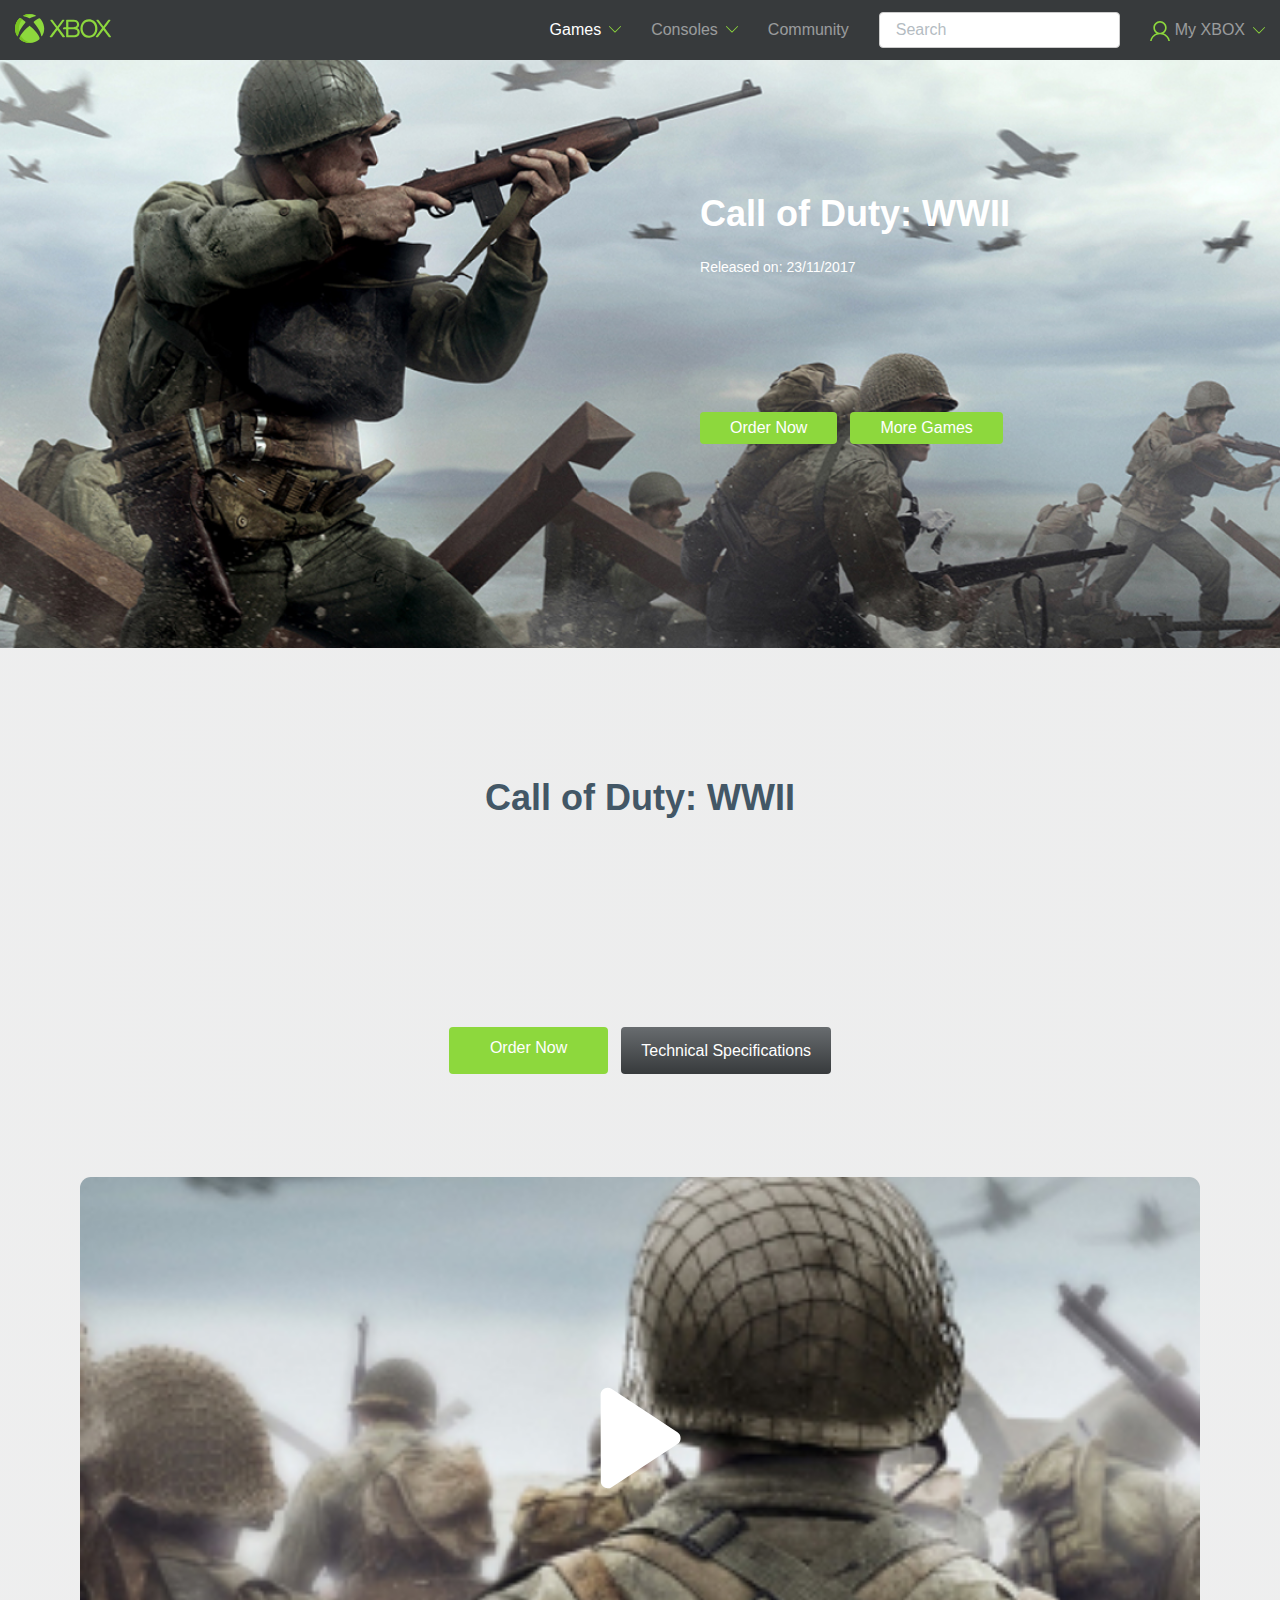
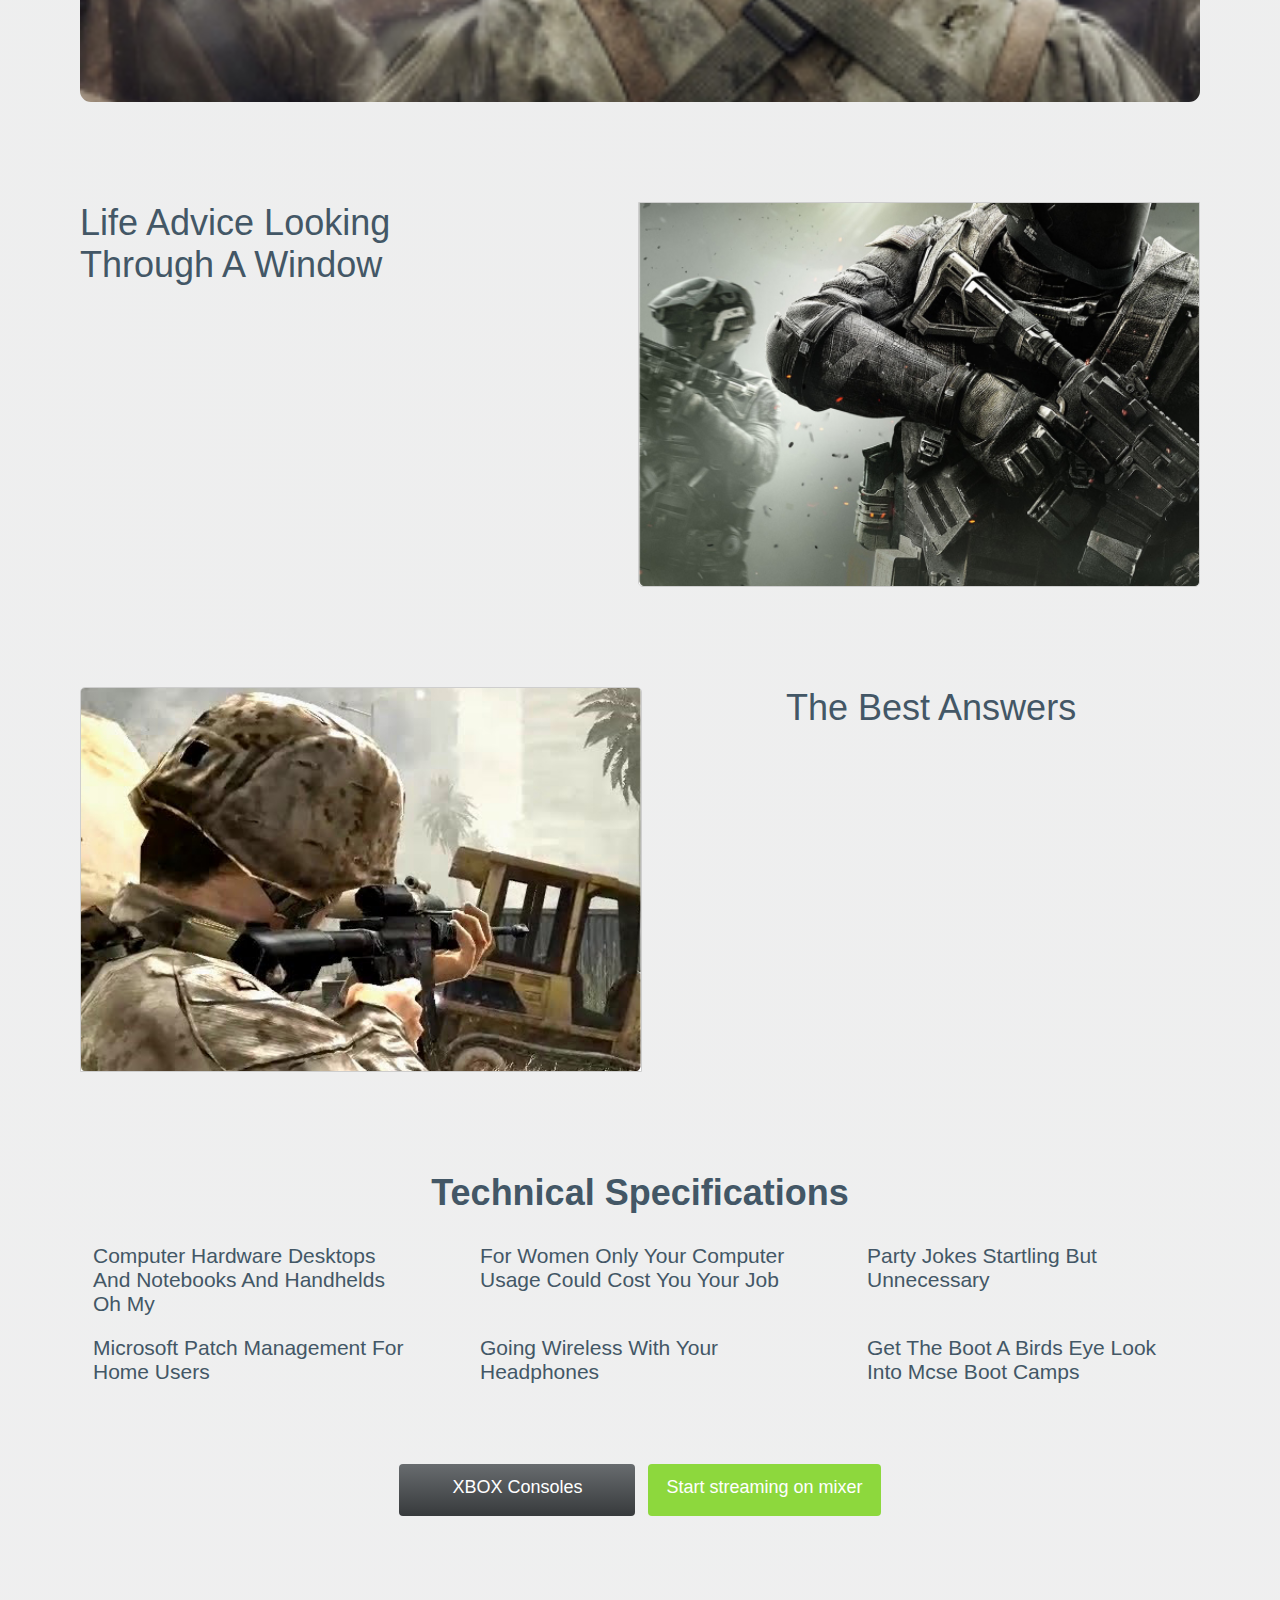
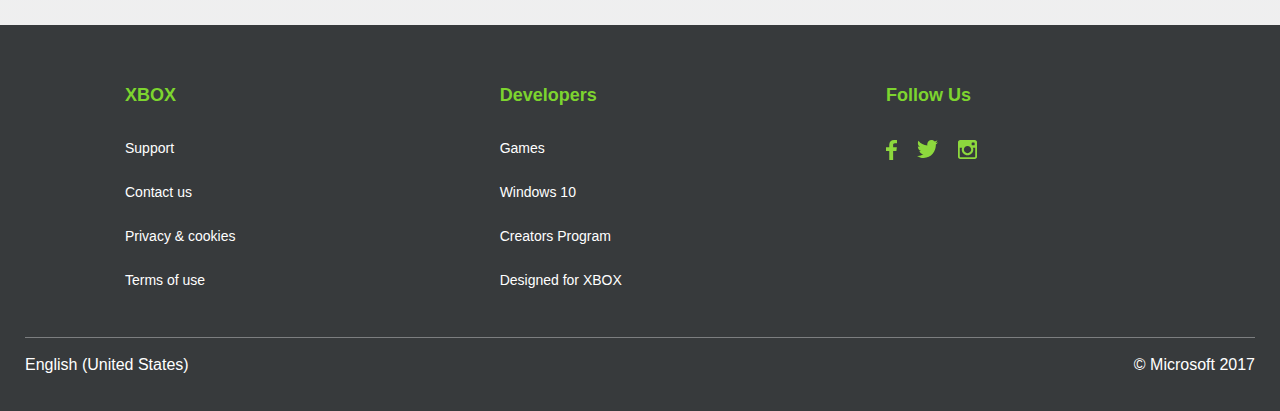
<file: page.html>
<!DOCTYPE html>
<html lang="en">

<head>
  <meta charset="UTF-8">
  <meta http-equiv="X-UA-Compatible" content="IE=edge">
  <meta name="viewport" content="width=device-width, initial-scale=1.0">
  <link rel="stylesheet" href="style.min.css">
  <title>xbox page</title>
</head>

<body>
  <section class="wrapper">
    <header class="header">
      <div class="container">
        <div class="header-body">
          <a href="#" class="header__logo"><img src="logo.svg" alt="logo" class="header__logo-img"></a>
          <nav class="header-nav">
            <ul class="header-nav-list">
              <li>
                <a href="#" class="header-nav__item header-nav__item-1 active">Games</a>
                <ul class="header-nav-sublist header-nav-sublist-1">
                  <li class="header-nav-subitem"><a href="#" class="header-nav-sublink"></a> Call of Duty: WWII
                  </li>
                  <li class="header-nav-subitem"><a href="#" class="header-nav-sublink"></a> Destiny 2</li>
                  <li class="header-nav-subitem"><a href="#" class="header-nav-sublink"></a> STEEP</li>
                  <li class="header-nav-subitem"><a href="#" class="header-nav-sublink"></a> Forza Motorsport 7</li>
              </li>
            </ul>
            <li><a href="#" class="header-nav__item header-nav__item-2">Consoles</a>
              <ul class="header-nav-sublist header-nav-sublist-2">
                <li class="header-nav-subitem"><a href="#" class="header-nav-sublink"></a> Xbox 360
                </li>
                <li class="header-nav-subitem"><a href="#" class="header-nav-sublink"></a> Xbox One X</li>
            </li>
            </ul>
            </li>
            <li><a href="#" class="header-nav__item header-nav__item-3">Community</a></li>
            <form action="" class="header-nav-search">
              <input type="text" class="header-nav-search__input" placeholder="Search">
            </form>
            <li><a href="#" class="header-nav__item header-nav__item-4">My XBOX</a>
              <ul class="header-nav-sublist header-nav-sublist-4">
                <li class="header-nav-subitem"><a href="#" class="header-nav-sublink">Some</a>
                </li>
                <li class="header-nav-subitem"><a href="#" class="header-nav-sublink">Some</a> </li>
            </li>
            </ul>
            </li>
            </ul>
          </nav>
        </div>
      </div>
    </header>
    <section class="main">
      <div class="main__body">
        <h1 class="main__title">Call of Duty: WWII</h1>
        <div class="main__subtitle">Released on: 23/11/2017</div>
        <div class="main__btns">
          <a href="#" class="main__btn">Order Now</a>
          <a href="#" class="main__btn">More Games</a>
        </div>
      </div>
    </section>
    <section class="info">
      <div class="info__container">
        <h2 class="info__title">Call of Duty: WWII</h2>
        <div class="info__btns">
          <a href="#" class="info__btn-1">Order Now</a>
          <a href="#" class="info__btn-2">Technical Specifications</a>
        </div>
        <div class="info__popup">
          <a data-fancybox
            href="https://www.youtube.com/watch?v=r72GP1PIZa0&pp=ygUlY2FsbCBvZiBkdXR5IG1vZGVybiB3YXJmYXJlIDIgdHJhaWxlcg%3D%3D"
            class="info__popup-link"><img src="btn.svg" alt="" class="info__popup-img"></a>
        </div>
        <div class="info__row">
          <div class="info__row-text">Life Advice Looking Through A Window</div>
          <img src="p2.jpg" alt="" class="info__row-img info__row-img-1">
        </div>
        <div class="info__row">
          <img src="p3.jpg" alt="" class="info__row-img info__row-img-2">
          <div class="info__row-text">The Best Answers</div>
        </div>
        <div class="info__tech">
          <h2 class="info__tech-title">Technical Specifications</h2>
          <div class="info__tech-items">
            <div class="info__tech-item">Computer Hardware Desktops And Notebooks And Handhelds Oh My</div>
            <div class="info__tech-item">For Women Only Your Computer Usage Could Cost You Your Job</div>
            <div class="info__tech-item">Party Jokes Startling But Unnecessary</div>
            <div class="info__tech-item">Microsoft Patch Management For Home Users</div>
            <div class="info__tech-item">Going Wireless With Your Headphones</div>
            <div class="info__tech-item">Get The Boot A Birds Eye Look Into Mcse Boot Camps</div>
          </div>
          <div class="info__tech-btns">
            <a class="info__tech-btn-1">XBOX Consoles</a>
            <a class="info__tech-btn-2">Start streaming on mixer</a>
          </div>
        </div>
      </div>
    </section>
    <footer class="footer">
      <div class="footer__top">
        <div class="footer__top-container">
          <div class="footer__columns">
            <div class="footer__column">
              <h3 class="footer__column-title">XBOX</h3>
              <ul class="footer__list">
                <li class="footer__list-item"><a href="#" class="footer__list-link">Support</a></li>
                <li class="footer__list-item"><a href="#" class="footer__list-link">Contact us</a></li>
                <li class="footer__list-item"> <a href="#" class="footer__list-link">Privacy & cookies</a></li>
                <li class="footer__list-item"><a href="#" class="footer__list-link">Terms of use </a></li>
              </ul>
            </div>
            <div class="footer__column">
              <h3 class="footer__column-title">Developers</h3>
              <ul class="footer__list">
                <li class="footer__list-item"><a href="#" class="footer__list-link">Games</a></li>
                <li class="footer__list-item"><a href="#" class="footer__list-link">Windows 10</a></li>
                <li class="footer__list-item"><a href="#" class="footer__list-link">Creators Program</a></li>
                <li class="footer__list-item"><a href="#" class="footer__list-link">Designed for XBOX</a></li>
              </ul>
            </div>
            <div class="footer__column">
              <h3 class="footer__column-title">Follow Us</h3>
              <ul class="footer__social">
                <li class="footer__social-item"><a href="#" class="footer__social-link"><img src="Faacebook.svg" alt=""
                      class="footer__social-img"></a></li>
                <li class="footer__social-item"><a href="#" class="footer__social-link"><img src="Twitter.svg" alt=""
                      class="footer__social-img"></a></li>
                <li class="footer__social-item"><a href="#" class="footer__social-link"><img src="Instagram.svg" alt=""
                      class="footer__social-img"></a></li>
              </ul>
            </div>
          </div>
        </div>
      </div>
      <div class="footer__bottom">
        <div class="footer__container">
          <div class="footer__text-1">
            English (United States)
          </div>
          <div class="footer__text-2">
            © Microsoft 2017
          </div>
        </div>
      </div>
    </footer>
    </div>
</body>
<script src="https://cdn.jsdelivr.net/npm/@fancyapps/ui@5.0/dist/fancybox/fancybox.umd.js"></script>
<link rel="stylesheet" href="https://cdn.jsdelivr.net/npm/@fancyapps/ui@5.0/dist/fancybox/fancybox.css" />
<script src="jquery-3.7.0.min.js"></script>
<script src="slick.min.js"></script>
<script src="main.js"></script>

</html>
</file>
<file: style.min.css>
﻿@font-face{font-family:"HelveticaNeue",sans-serif;src:url("HelveticaNeueCyr-Roman.woff2") format("woff2"),url("HelveticaNeueCyr-Roman.woff") format("woff");font-weight:normal;font-style:normal;font-display:swap}@font-face{font-family:"HelveticaNeue",sans-serif;src:url("HelveticaNeueCyr-Bold.woff2") format("woff2"),url("HelveticaNeueCyr-Bold.woff") format("woff");font-weight:bold;font-style:normal;font-display:swap}/*! normalize.css v8.0.1 | MIT License | github.com/necolas/normalize.css */html{line-height:1.15;-webkit-text-size-adjust:100%}body{margin:0}main{display:block}h1{font-size:2em;margin:.67em 0}hr{box-sizing:content-box;height:0;overflow:visible}pre{font-family:monospace,monospace;font-size:1em}a{background-color:rgba(0,0,0,0)}abbr[title]{border-bottom:none;text-decoration:underline;text-decoration:underline dotted}b,strong{font-weight:bolder}code,kbd,samp{font-family:monospace,monospace;font-size:1em}small{font-size:80%}sub,sup{font-size:75%;line-height:0;position:relative;vertical-align:baseline}sub{bottom:-0.25em}sup{top:-0.5em}img{border-style:none}button,input,optgroup,select,textarea{font-family:inherit;font-size:100%;line-height:1.15;margin:0}button,input{overflow:visible}button,select{text-transform:none}button,[type=button],[type=reset],[type=submit]{-webkit-appearance:button}button::-moz-focus-inner,[type=button]::-moz-focus-inner,[type=reset]::-moz-focus-inner,[type=submit]::-moz-focus-inner{border-style:none;padding:0}button:-moz-focusring,[type=button]:-moz-focusring,[type=reset]:-moz-focusring,[type=submit]:-moz-focusring{outline:1px dotted ButtonText}fieldset{padding:.35em .75em .625em}legend{box-sizing:border-box;color:inherit;display:table;max-width:100%;padding:0;white-space:normal}progress{vertical-align:baseline}textarea{overflow:auto}[type=checkbox],[type=radio]{box-sizing:border-box;padding:0}[type=number]::-webkit-inner-spin-button,[type=number]::-webkit-outer-spin-button{height:auto}[type=search]{-webkit-appearance:textfield;outline-offset:-2px}[type=search]::-webkit-search-decoration{-webkit-appearance:none}::-webkit-file-upload-button{-webkit-appearance:button;font:inherit}details{display:block}summary{display:list-item}template{display:none}[hidden]{display:none}.slick-slider{position:relative;display:block;box-sizing:border-box;-webkit-touch-callout:none;-webkit-user-select:none;-khtml-user-select:none;-moz-user-select:none;-ms-user-select:none;user-select:none;-ms-touch-action:pan-y;touch-action:pan-y;-webkit-tap-highlight-color:rgba(0,0,0,0)}.slick-list{position:relative;overflow:hidden;display:block;margin:0;padding:0}.slick-list:focus{outline:none}.slick-list.dragging{cursor:pointer;cursor:hand}.slick-slider .slick-track,.slick-slider .slick-list{-webkit-transform:translate3d(0, 0, 0);-moz-transform:translate3d(0, 0, 0);-ms-transform:translate3d(0, 0, 0);-o-transform:translate3d(0, 0, 0);transform:translate3d(0, 0, 0)}.slick-track{position:relative;left:0;top:0;display:block;margin-left:auto;margin-right:auto}.slick-track:before,.slick-track:after{content:"";display:table}.slick-track:after{clear:both}.slick-loading .slick-track{visibility:hidden}.slick-slide{float:left;height:100%;min-height:1px;display:none}[dir=rtl] .slick-slide{float:right}.slick-slide img{display:block}.slick-slide.slick-loading img{display:none}.slick-slide.dragging img{pointer-events:none}.slick-initialized .slick-slide{display:block}.slick-loading .slick-slide{visibility:hidden}.slick-vertical .slick-slide{display:block;height:auto;border:1px solid rgba(0,0,0,0)}.slick-arrow.slick-hidden{display:none}.slick-loading .slick-list{background:#fff url("./ajax-loader.gif") center center no-repeat}@font-face{font-family:"slick";src:url("./fonts/slick.eot");src:url("./fonts/slick.eot?#iefix") format("embedded-opentype"),url("./fonts/slick.woff") format("woff"),url("./fonts/slick.ttf") format("truetype"),url("./fonts/slick.svg#slick") format("svg");font-weight:normal;font-style:normal}.slick-prev,.slick-next{position:absolute;display:block;height:20px;width:20px;line-height:0px;font-size:0px;cursor:pointer;background:rgba(0,0,0,0);color:rgba(0,0,0,0);top:50%;-webkit-transform:translate(0, -50%);-ms-transform:translate(0, -50%);transform:translate(0, -50%);padding:0;border:none;outline:none}.slick-prev:hover,.slick-prev:focus,.slick-next:hover,.slick-next:focus{outline:none;background:rgba(0,0,0,0);color:rgba(0,0,0,0)}.slick-prev:hover:before,.slick-prev:focus:before,.slick-next:hover:before,.slick-next:focus:before{opacity:1}.slick-prev.slick-disabled:before,.slick-next.slick-disabled:before{opacity:.25}.slick-prev:before,.slick-next:before{font-family:"slick";font-size:20px;line-height:1;color:#fff;opacity:.75;-webkit-font-smoothing:antialiased;-moz-osx-font-smoothing:grayscale}.slick-prev{left:-25px}[dir=rtl] .slick-prev{left:auto;right:-25px}.slick-prev:before{content:"←"}[dir=rtl] .slick-prev:before{content:"→"}.slick-next{right:-25px}[dir=rtl] .slick-next{left:-25px;right:auto}.slick-next:before{content:"→"}[dir=rtl] .slick-next:before{content:"←"}.slick-dotted.slick-slider{margin-bottom:30px}.slick-dots{position:absolute;bottom:-25px;list-style:none;display:block;text-align:center;padding:0;margin:0;width:100%}.slick-dots li{position:relative;display:inline-block;height:20px;width:20px;margin:0 5px;padding:0;cursor:pointer}.slick-dots li button{border:0;background:rgba(0,0,0,0);display:block;height:20px;width:20px;outline:none;line-height:0px;font-size:0px;color:rgba(0,0,0,0);padding:5px;cursor:pointer}.slick-dots li button:hover,.slick-dots li button:focus{outline:none}.slick-dots li button:hover:before,.slick-dots li button:focus:before{opacity:1}.slick-dots li button:before{position:absolute;top:0;left:0;content:"•";width:20px;height:20px;font-family:"slick";font-size:6px;line-height:20px;text-align:center;color:#000;opacity:.25;-webkit-font-smoothing:antialiased;-moz-osx-font-smoothing:grayscale}.slick-dots li.slick-active button:before{color:#000;opacity:.75}.wrapper{width:100%;min-height:100%;overflow-x:hidden}body{font-family:"HelveticaNeue",sans-serif;font-weight:normal;font-size:16px;line-height:1}ul{padding:0;margin:0}li{list-style:none}a{text-decoration:none;color:inherit}button{background-color:rgba(0,0,0,0);border:none}.container{max-width:1430px;margin:0 auto;padding:0 15px}.header{background-color:#373a3c}.header-body{height:60px;display:flex;align-items:center;justify-content:space-between}.header-nav-list{display:flex;align-items:center;gap:30px}.header-nav__item-1{position:relative}.header-nav-sublist{position:absolute;white-space:nowrap;top:60px;display:none;z-index:2}.header-nav-subitem{padding:10px 5px;background-color:#373a3c;color:rgba(255,255,255,.5);cursor:pointer}.header-nav-subitem:hover{background-color:#959a9c}.header-nav__item{padding-right:20px;color:rgba(255,255,255,.5)}.header-nav__item:hover{color:#fff}.header-nav__item-1,.header-nav__item-2{background:url("down-arrow.svg") no-repeat right center}.header-nav__item-3{padding-right:0}.header-nav__item-4{padding-left:25px;position:relative}.header-nav__item-4::before{content:"";position:absolute;left:0;top:0;bottom:0;width:20px;height:20px;background:url("user.svg") no-repeat left}.header-nav__item-4::after{content:"";position:absolute;right:0;top:0;bottom:0;width:20px;height:20px;background:url("down-arrow.svg") no-repeat right}.header-nav__item-1.active,.header-nav__item-2.active,.header-nav__item-4.active{color:#fff}.header-nav-search__input{max-height:38px;padding:8px 16px;background:#fff;border:1px solid #ccc;border-radius:4px}.header-nav-search__input::-moz-placeholder{color:#435766;opacity:.4}.header-nav-search__input::placeholder{color:#435766;opacity:.4}.carousel{border-top:4px solid #777;max-width:100%}.carousel__item{height:100%;width:100%;background:url("cmain-bg.jpg") no-repeat top center;background-size:cover;display:flex;flex-direction:column;align-items:end;padding:206px 15px 200px}.carousel__container{max-width:300px;margin-right:270px;margin-left:auto}.carousel__item-title{font-size:36px;line-height:42px;color:#fff}.carousel__item-subtile{font-size:24px;line-height:28px;color:#fff;margin-bottom:134px}.carousel__item-btns{display:flex;gap:13px}.carousel__item-popup{padding:9px 22px;line-height:21px;color:#fff;background-color:#8dd83d;border-radius:4px;cursor:pointer}.carousel__item-popup:hover{color:#959a9c;background-color:#486d20}.carousel__item-btn{padding:9px 19px;line-height:21px;color:#fff;background:linear-gradient(180deg, #686c6f 0%, #373a3c 100%);border-radius:4px;cursor:pointer}.carousel__item-btn:hover{background:linear-gradient(180deg, #686c6f 0%, #191a1b 100%)}.slick-prev{z-index:1;width:135px;background:url("arrow-right.svg") no-repeat center;transform:rotate(180deg)}.slick-prev::before{content:""}.slick-next{z-index:1;width:135px;background:url("arrow-right.svg") no-repeat center}.slick-next::before{content:""}.slick-dots{bottom:43px}.slick-dots li{height:10px;width:10px;border-radius:10px;border:1px solid #8dd83d}.slick-dots li.slick-active{background-color:#8dd83d}.slick-dots li button{height:10px;width:10px;background:rgba(255,255,255,.0001);border-radius:10px}.slick-dots li button:before{height:10px;width:10px;content:""}.slick-dotted.slick-slider{margin-bottom:0px}.highlights{padding:64px 0 162px;background:radial-gradient(100% 100% at 50% 0%, #686c6f 0%, #373a3c 100%)}.highlights__container{max-width:1110px;padding:0 15px;margin:0 auto}.highlights__body{text-align:center}.highlights__logo{width:63px;height:64px}.highlights__title{padding:0;margin:0;font-size:48px;line-height:56px;color:#fff}.highlights__text{font-size:36px;line-height:42px;color:#fff;margin-bottom:42px}.highlights__cards{display:flex;gap:64px;justify-content:space-between}.highlights__card-container-img{height:180px;background-color:#fafafa;display:flex;justify-content:center;align-items:center}.highlights__card-img{-o-object-fit:cover;object-fit:cover}.highlights__card-name{margin:22px 0 13px;font-size:18px;line-height:21px;color:#435766}.highlights__card-text{font-size:24px;line-height:28px;color:#435766;margin-bottom:38px}.highlights__card-btn{background-color:#8dd83d;line-height:21px;color:#fff;display:inline-block;padding:20px 0;border-radius:4px;text-align:center;width:100%}.highlights__card-btn:hover{color:#959a9c;background-color:#486d20}.highlights__card-descr{padding:22px;text-align:left}.highlights__card,.games__item{width:320px;background-color:#fff;border:1px solid #8dd83d;border-radius:4px;min-height:420px;transition:all .5s ease}.highlights__card:hover,.games__item:hover{transition:all .3 ease;transform:scaleX(1.1)}.games{padding:97px 0 140px;background:url("games-bg.jpg") no-repeat center;background-size:cover}.games__body{text-align:center}.games__item{max-width:320px;min-width:320px;margin:0 15px}.games__title{text-align:center;font-size:36px;line-height:42px;color:#fff}.games__slider{display:flex;gap:98px;margin-bottom:84px}.games__item-img{-o-object-fit:cover;object-fit:cover;width:100%;max-height:180px}.games__item-descr{text-align:left;display:flex;flex-direction:column;padding:22px;flex-grow:1;height:234px}.games__item-name{margin-bottom:13px;font-size:18px;line-height:21px;color:#435766;flex-grow:1}.games__item-name.cd{flex-grow:0}.games__item-text{display:flex;font-size:21px;line-height:25px;color:#435766;flex-grow:1}.games__item-btn{background-color:#8dd83d;line-height:21px;color:#fff;display:inline-block;padding:20px 0;border-radius:4px;text-align:center;width:100%}.games__item-btn:hover{color:#959a9c;background-color:#486d20}.games__btn{background:linear-gradient(180deg, #686c6f 0%, #373a3c 100%);border-radius:4px;padding:11px 47px 21px;font-size:21px;line-height:21px;color:#fff}.games__btn:hover{background:linear-gradient(180deg, #686c6f 0%, #191a1b 100%)}.games .slick-prev,.games .slick-next{top:-50px}.design{padding:122px 145px;background:url("bg.jpg") no-repeat center;background-size:cover}.design__body{max-width:533px}.design__title{font-size:48px;line-height:56px;color:#fff;margin-bottom:9px}.design__text{font-size:24px;line-height:28px;color:#fff;margin-bottom:37px}.design__btns{display:flex;gap:15px}.design__btns-btn{background:linear-gradient(180deg, #686c6f 0%, #373a3c 100%);border-radius:4px;line-height:21px;color:#fff;padding:20px 55px}.design__btns-btn:hover{background:linear-gradient(180deg, #686c6f 0%, #191a1b 100%)}.design__btns-link{padding:20px 23px;line-height:21px;color:#fff;background:#8dd83d;border-radius:4px}.design__btns-link:hover{color:#959a9c;background-color:#486d20}.footer{background:#373a3c;padding:60px 0 38px;color:#fff}.footer__top{padding-bottom:49px}.footer__top-container{max-width:1030px;padding:0 15px;margin:0 auto}.footer__columns{display:flex;justify-content:space-between;max-width:852px}.footer__column-title{font-size:18px;line-height:21px;color:#7dd42f;margin:0;padding:0;margin-bottom:34px}.footer__list{display:flex;flex-direction:column;gap:28px}.footer__list-link{font-size:14px;line-height:16px;cursor:pointer}.footer__social{display:flex;gap:20px}.footer__bottom{position:relative;padding-top:20px}.footer__bottom::after{content:"";width:1230px;height:1px;background:#fff;opacity:.35;position:absolute;top:0;right:0;left:0;margin:0 auto}.footer__container{max-width:1230px;padding:0 15px;margin:0 auto;display:flex;justify-content:space-between}.fancybox__content{width:70% !important;height:70% !important}.main{background:url("main-bg.jpg") no-repeat top center;background-size:cover;padding:109px 270px 204px 15px;color:#fff;display:flex;justify-content:end}.main__title{font-size:36px;line-height:42px}.main__subtitle{font-size:14px;line-height:16px}.main__btns{margin-top:137px;display:flex;gap:13px}.main__btn{padding:8px 30px;background-color:#8dd83d;border-radius:4px}.main__btn:hover{background-color:#486d20}.info{text-align:center;padding:99px 0 109px;background:radial-gradient(100% 100% at 50% 0%, rgba(76, 80, 82, 0.1) 0%, rgba(95, 98, 101, 0.1) 100%)}.info__container{max-width:1120px;padding:0 15px;margin:0 auto}.info__title{font-size:36px;line-height:42px;color:#435766;margin-bottom:208px}.info__btns{display:flex;justify-content:center;gap:13px;margin-bottom:103px}.info__btn-1{color:#fff;padding:13px 41px;background-color:#8dd83d;border-radius:4px}.info__btn-1:hover{background-color:#486d20}.info__btn-2{background:linear-gradient(180deg, #686c6f 0%, #373a3c 100%);border-radius:4px;line-height:21px;color:#fff;padding:13px 20px}.info__btn-2:hover{background:linear-gradient(180deg, #686c6f 0%, #191a1b 100%)}.info__popup{background:url("1.jpg") no-repeat center;background-size:cover;padding:210px 380px;border-radius:11px;margin-bottom:100px}.info__row{display:flex;margin-bottom:100px;gap:10px;justify-content:space-between}.info__row-text{flex-basis:414px;font-size:36px;line-height:42px;color:#435766;text-align:left}.info__row-img{flex-basis:50%;border:1px solid #cecece}.info__row-img-1{border-radius:0px 0px 5px 5px}.info__row-img-2{border-radius:5px 5px 0 0}.info__tech-title{font-size:36px;line-height:42px;color:#435766}.info__tech-items{display:inline-grid;grid-template-columns:repeat(3, 320px);gap:20px 67px}.info__tech-item{text-align:left;font-size:21px;line-height:24px;color:#435766}.info__tech-btns{margin-top:80px;display:flex;gap:13px;justify-content:center}.info__tech-btn-1{padding:13px 53px 18px;background:linear-gradient(180deg, #686c6f 0%, #373a3c 100%);border-radius:4px;font-size:18px;line-height:21px;color:#fff;cursor:pointer}.info__tech-btn-1:hover{background:linear-gradient(180deg, #686c6f 0%, #191a1b 100%)}.info__tech-btn-2{color:#fff;padding:13px 18px 18px;background-color:#8dd83d;border-radius:4px;font-size:18px;line-height:21px;cursor:pointer}.info__tech-btn-2:hover{background-color:#486d20}@media(max-width: 1140px){.highlights__cards{gap:20px}.highlights__card-container-img{width:100%}.info__tech-items{grid-template-columns:repeat(3, 260px);gap:20px 20px}}@media(max-width: 1040px){.highlights__cards{flex-wrap:wrap;justify-content:space-evenly}.design{padding:122px 10%}}@media(max-width: 860px){.header-nav-search{display:none}.carousel__container{width:300px;margin-right:10%}.main{padding:50px 10% 100px 15px}.info{padding:50px 0}.info__title{margin-bottom:100px}.info__btns{margin-bottom:50px}.info__popup{width:100%;padding:0;min-height:300px;display:flex;align-items:center;justify-content:center;margin-bottom:50px}.info__row{flex-direction:column;text-align:center;margin-bottom:100px}.info__row-text{flex-basis:auto}.info__row-img{max-height:400px}.info__row-img-2{order:1}.info__tech-title{font-size:32px;margin:0;margin-bottom:20px}.info__tech-items{grid-template-columns:repeat(2, 1fr);gap:20px 20px}}@media(max-width: 660px){.design__btns{flex-direction:column}.design__btns-link{text-align:center}.info__row-text{font-size:26px;line-height:150%}}@media(max-width: 600px){.header-body{justify-content:center}.header-nav{display:none;position:absolute;background-color:#373a3c;top:60px;width:100%;text-align:center;z-index:2}.header-nav-list{display:flex;flex-direction:column;gap:0}.header-nav-list li{display:block;margin:30px 0}.header-nav__item{padding:0 20px 0 0}.header-nav__item-4{padding:0 20px 0 30px}.header-nav-sublist{position:relative;top:0}.header-nav-subitem{margin:0 !important}.carousel__item{padding:103px 15px 100px}.carousel__container{width:300px}.highlights{padding-bottom:50px}.highlights__title{font-size:32px;line-height:150%}.highlights__text{font-size:24px;line-height:150%;margin-bottom:21px}.highlights__card-name,.highlights__card-text{font-size:20px;line-height:24px}.games__title{font-size:30px;line-height:150%}.info__tech-items{grid-template-columns:repeat(1, 1fr);text-align:center;gap:20px 20px}.info__tech-item{text-align:center}.info__tech-btns{flex-direction:column;text-align:center;margin-top:40px}}@media(max-width: 500px){.header-nav-list li{margin:20px 0}.slick-next,.slick-prev{width:40px}.slick-next{top:220px;right:0}.slick-prev{left:0;top:210px}.games{padding:40px 0 50px}.games .slick-prev{top:-60px}.games__title{font-size:26px;line-height:150%;margin-right:30px;margin-left:30px}.design{padding:60px 15px}.design__title{font-size:36px;line-height:150%}.design__text{font-size:18px;line-height:150%}.main{padding:50px 10% 50px 15px}.info__popup{min-height:200px}.info__btns{flex-direction:column;text-align:center}.info__title{font-size:32px;line-height:150%}.info__row{margin-bottom:30px}}@media(max-width: 380px){.games__item{min-width:290px;margin:0}.games__item:hover{transform:scaleX(1)}.games__item-container-img{height:160px}.games__item-img{max-height:160px}.design__title{font-size:32px;line-height:150%}.design__btns-link{font-size:14px}.design__btns-btn{font-size:14px}.footer__container{flex-direction:column;justify-content:center;text-align:center;gap:15px}.footer__columns{row-gap:15px;flex-wrap:wrap;justify-content:space-evenly}.main{padding:50px 15px 50px 15px}.main__body{width:100%}.main__title{font-size:32px;line-height:150%;margin:0}.main__btns{margin-top:63px;display:flex;flex-direction:column;gap:13px}.main__btn{text-align:center}}
</file>
